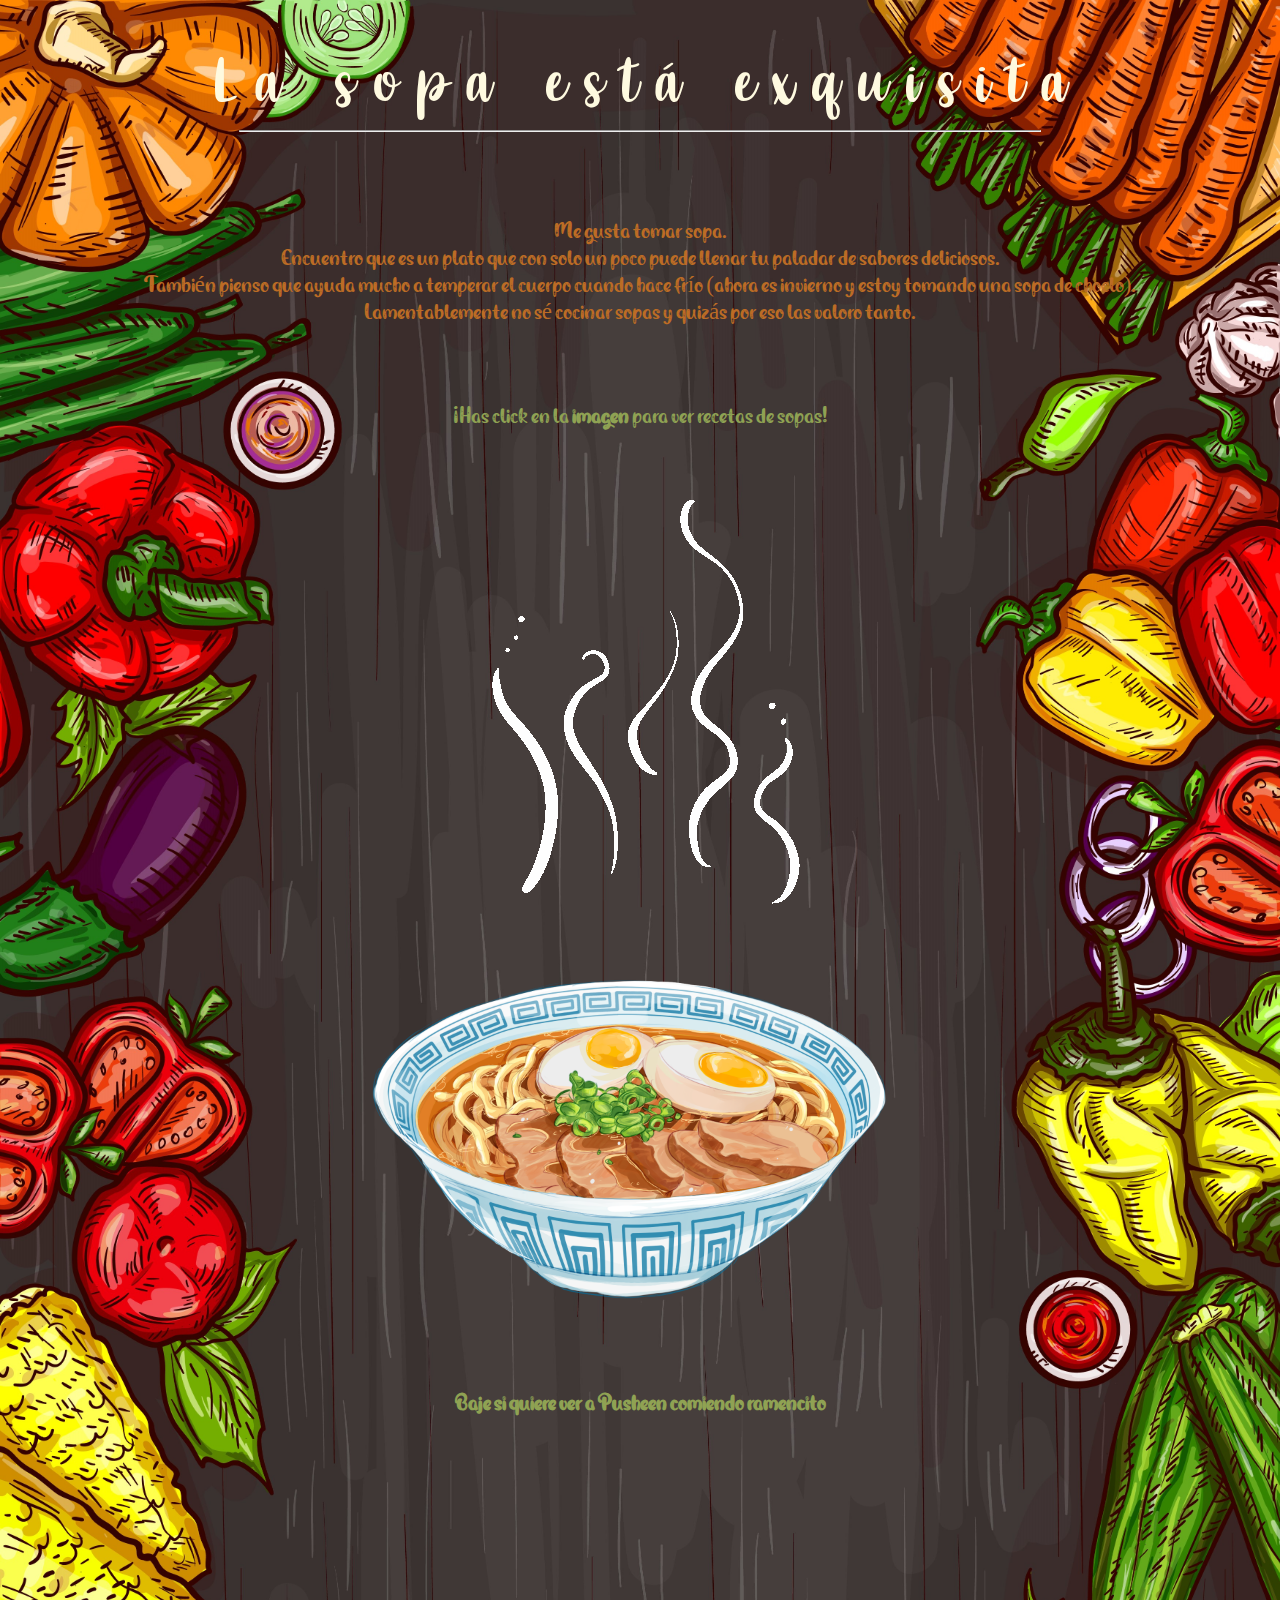
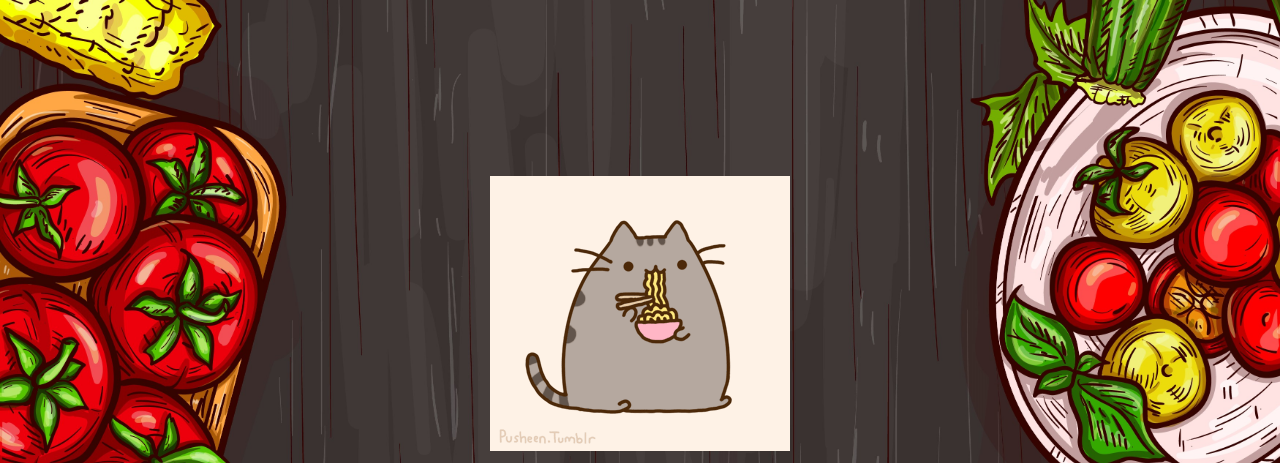
<file: commlab/S1/index.html>
<!DOCTYPE html>
<html lang="en" dir="ltr">
  <head>
    <meta charset="utf-8">
    <title>Me gusta la sopa</title>
    <link rel="stylesheet" type="text/css" href="css/estilo.css">
  </head>
  <body>
    <br>
    <br>
    <center><div id="mi-fuente"><title></title>L a&nbsp;&nbsp;&nbsp;s o p a&nbsp;&nbsp;&nbsp;e s t á&nbsp;&nbsp;&nbsp;e x q u i s i t a</title></div><center>
    <hr width=800>
    <br>
    <br>
    <br>
    <div id= "mi-fuente-parrafo"><p>Me gusta tomar sopa.
       <br>
       Encuentro que es un plato que con solo un poco puede llenar tu paladar de sabores deliciosos.
       <br>
       También pienso que ayuda mucho a temperar el cuerpo cuando hace frío (ahora es invierno y estoy tomando una sopa de choclo).
       <br>
       Lamentablemente no sé cocinar sopas y quizás por eso las valoro tanto.</p></div>
       <br>
       <br>
       <br>
    <div id= "mi-fuente-link">¡Has click en la <strong>imagen</strong> para ver recetas de sopas!</div>
  </body>
  <br>
  <img src="imagenes/vapor2.gif" alt="vapor">
  <br>
    <a href="https://www.pinterest.es/antoninca/sopas-y-cremas/"><img src="imagenes/sopa2.png" alt="Ramen, un platillo tradicional japonés de origen chino." width="600" height="400"></a>
<br>
<br>
<br>
<br>
<div id= "mi-fuente-link"><strong>Baje si quiere ver a Pusheen comiendo ramencito</strong></div>
<br>
<br>
<br>
<br>
<br>
<br>
<br>
<br>
<br>
<br>
<br>
<br>
<br>
<br>
<br>
<br>
<br>
<br>
<br>
<br>
<a href="https://www.pinterest.es/antoninca/sopas-y-cremas/"><img src="imagenes/sopa.gif" alt="Pusheen comiendo ramencito"></a>
</html>
</file>
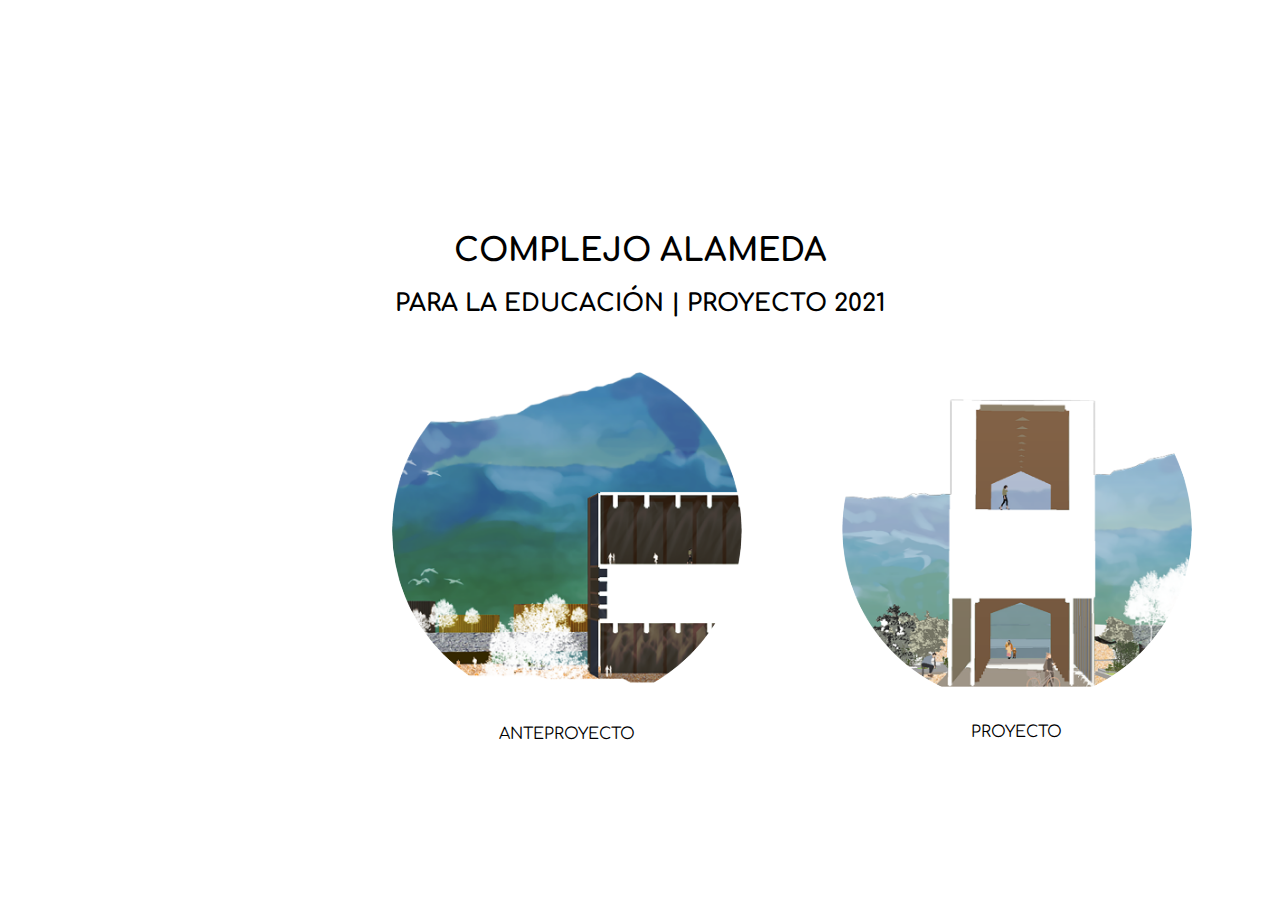
<file: commlab/S5/index.html>
<!DOCTYPE html>
<html lang="en" dir="ltr">
  <head>
    <meta charset="utf-8">
    <title>COMPLEJO ALAMEDA DE LA EDUCACION</title>
    <link rel="shortcut icon" href="imagenes/favicon.png">
    <link rel="stylesheet" type="text/css" href="css/style.css">
    <style>
      @import url('https://fonts.googleapis.com/css2?family=Comfortaa:wght@300&display=swap');
    </style>
  </head>
  <body>
    <br><br><br><br><br><br><br><br><br>
    <div class="intro">
      <h1>COMPLEJO ALAMEDA</h1>
      <h2>PARA LA EDUCACIÓN | PROYECTO 2021</h2>
    </div>
    <br>
    <div class="menu">
      <div class="divimagen">
        <a href="complejo_alameda_anteproyecto.html"><img class="logos" src="imagenes/anteproyecto.png" alt=""></a>
        <div class="subtitulo">
          ANTEPROYECTO
        </div>
      </div>
      <div class="divimagen">
        <a href="complejo_alameda_proyecto.html"><img class="logos" src="imagenes/proyecto.png" alt=""></a>
        <div class="subtitulo">
          PROYECTO
        </div>
      </div>
    </div>
  </body>
</html>
</file>
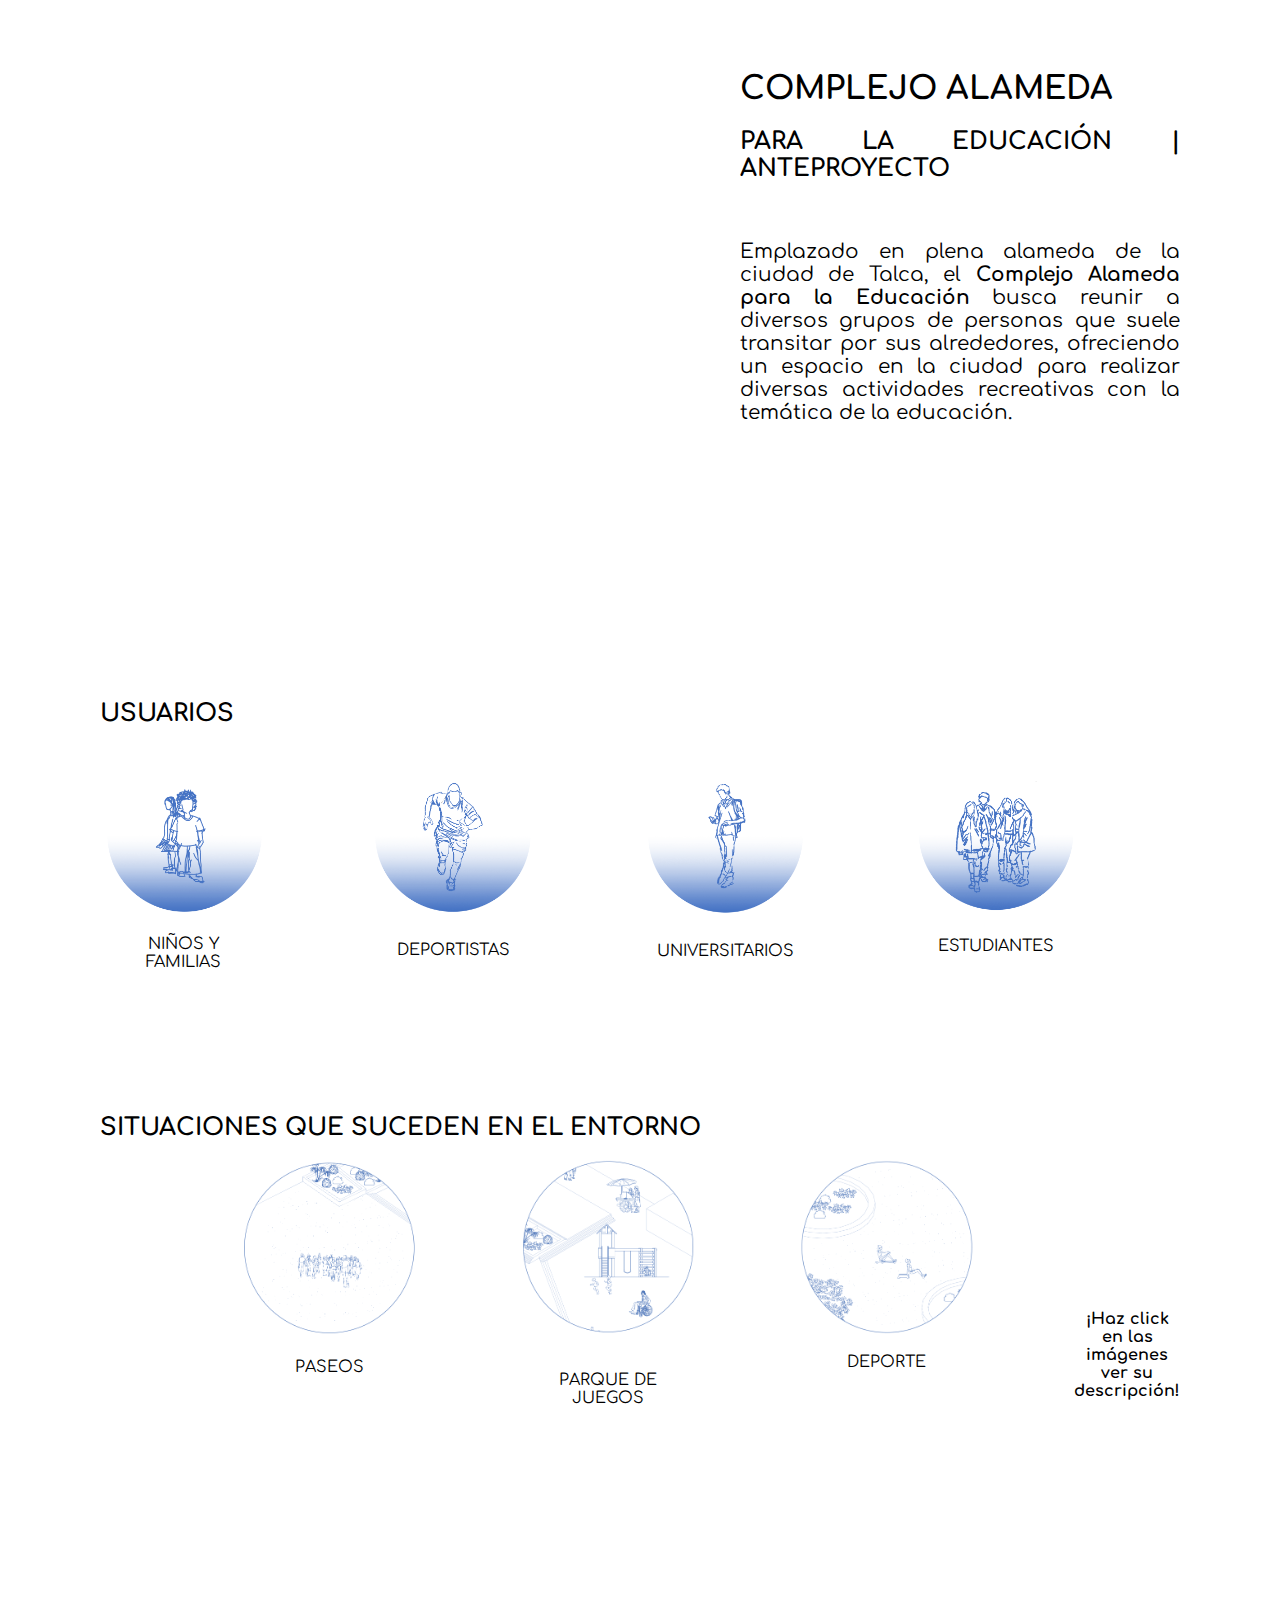
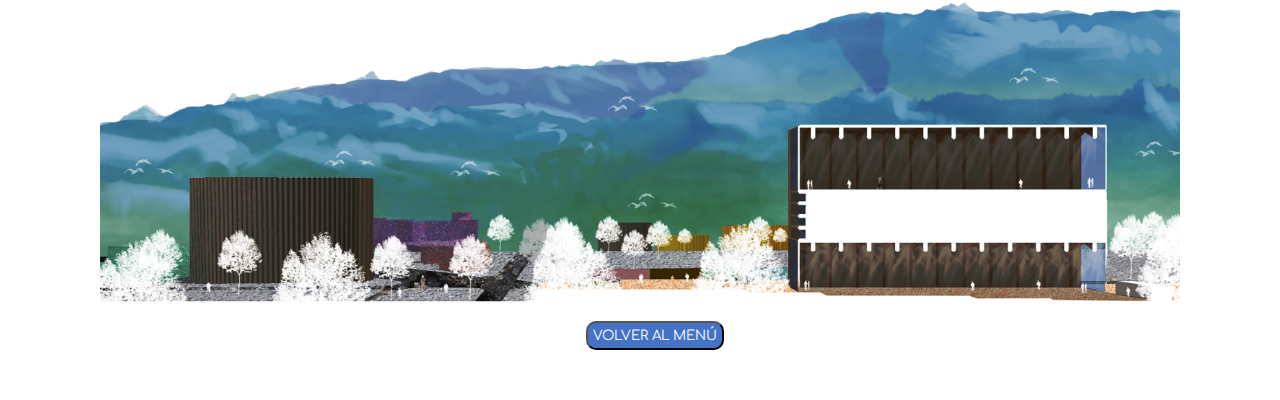
<file: commlab/S5/complejo_alameda_anteproyecto.html>
<!DOCTYPE html>
<html lang="en" dir="ltr">
  <head>
    <meta charset="utf-8">
    <title>ANTEPROYECTO | COMPLEJO ALAMEDA</title>
    <link rel="stylesheet" type="text/css" href="css/style.css">
    <link rel="shortcut icon" href="imagenes/favicon.png">
    <style>
      @import url('https://fonts.googleapis.com/css2?family=Comfortaa:wght@300&display=swap');
    </style>
  </head>
  <body>
    <div class="info">
      <iframe width="50%" height="540" src="https://www.youtube.com/embed/ZrTCVRriOsc?autoplay=1&controls=0" title="YouTube video player" frameborder="0" allow="accelerometer; autoplay; clipboard-write; encrypted-media; gyroscope; picture-in-picture" allowfullscreen></iframe>
      <h1>COMPLEJO ALAMEDA</h1>
      <h2>PARA LA EDUCACIÓN | ANTEPROYECTO</h2>
      <br>
      <p class="descripcion">Emplazado en plena alameda de la ciudad de Talca, el <b>Complejo Alameda para la Educación</b> busca reunir a diversos grupos de personas que suele transitar por sus alrededores, ofreciendo un espacio en la ciudad para realizar diversas actividades recreativas con la temática de la educación.</p>
    </div>
    <br>
    <br>
    <br>
    <br>
    <br>
    <h2>USUARIOS</h2>
    <div class="usuarios">
      <div class="divimagen">
        <a href="https://drive.google.com/file/d/1KIFPTvU6G7wAMgKFMmfHvJ7t2WQky_vX/view" target="_blank"><img class="imagen" src="imagenes/1.png" alt=""></a>
        <div class="subtitulo">NIÑOS Y FAMILIAS</div>
      </div>
      <div class="divimagen">
        <a href="https://drive.google.com/file/d/1NSbYB9A1lJ7OTbsegmjT20nxC42DdyId/view" target="_blank"><img class="imagen" src="imagenes/2.png" alt=""></a>
        <div class="subtitulo">DEPORTISTAS</div>
      </div>
      <div class="divimagen">
        <a href="https://drive.google.com/file/d/1nZRn_bi9X_yEjQyEjjuUa15G8MlnwSM_/view" target="_blank"><img class="imagen" src="imagenes/3.png" alt=""></a>
        <div class="subtitulo">UNIVERSITARIOS</div>
      </div>
      <div class="divimagen">
        <a href="https://drive.google.com/file/d/1V6-SQH5z3GKKnUwwad2KUduwbeHJf5Zn/view" target="_blank"><img class="imagen" src="imagenes/4.png" alt=""></a>
        <div class="subtitulo">ESTUDIANTES</div>
      </div>
    </div>
    <br>
    <br>
    <br>
    <br>
    <br>
    <br>
    <h2>SITUACIONES QUE SUCEDEN EN EL ENTORNO</h2>
    <div class="entorno">
      <div class="divimagen">
        <img class="imagen" src="imagenes/paseos.png" alt="" onclick="paseos()">
        <br>
        <div class="subtitulo">PASEOS</div>
      </div>
      <div class="divimagen">
        <img class="imagen" src="imagenes/juegos.png" alt="" onclick="juegos()">
        <br><br>
        <div class="subtitulo">PARQUE DE JUEGOS</div>
      </div>
      <div class="divimagen">
        <img class="imagen" src="imagenes/deporte.png" alt="" onclick="deporte()">
        <br>
        <div class="subtitulo">DEPORTE</div>
      </div>
      <h4 id="alertas">¡Haz click en las imágenes ver su descripción!</h4>
      <script type="text/javascript">
        function paseos() {
          return alert("Debido a un alto movimiento en la zona más central de la alameda, esta zona ubicada ya al final se encuentra un poco abandonada, transitada sólo por universitarios, liceanos y familias que recurren al sector por alguna necesidad u responsabilidad.")
        }
        function juegos() {
          return alert("En la zona de emplazamiento podemos encontrar un pequeño parque de juegos no concurrido, donde las principales personas que lo ocupan son los niños.")
        }
        function deporte(){
          return alert("En este sector de la alameda es muy frecuente ver a gente haciendo deporte, debido a la textura del suelo y a instalaciones que se hallan cerca.")
        }
      </script>
    </div>
    <br>
    <br>
    <br>
    <br>
    <br>
    <br>
    <br>
    <br>
    <br>
    <br>
    <img class="imgfinal"src="imagenes/corte2.png" alt="">
    <button class="atras" type="button" name="button" onclick="location.href='index.html'">VOLVER AL MENÚ</button>
  </body>
</html>
</file>
<file: commlab/S1/css/estilo.css>
@font-face {
  font-family: ´fuente-título´;
  src:url(fuentes/KGWhatATime.ttf);
}

#mi-fuente {
  font-family: ´fuente-título´;
  font-size: 60px;
  color: #FEFAE0;
}

@font-face {
  font-family: ´fuente-parrafo´;
  src:url(fuentes/RoughOwl-Regular.ttf);
}

#mi-fuente-parrafo {
  font-family: ´fuente-parrafo´;
  font-size: 23px;
  color: #BC6C25;
}

@font-face {
  font-family: ´fuente-link´;
  src: url(fuentes/RoughOwl-Regular.ttf);
}

#mi-fuente-link {
  font-family: ´fuente-link´;
  font-size: 23px;
  color: #8FA253;
}

body {
  background-image:url(verduras.jpg);
  background-size: 100%;
}
</file>
<file: commlab/S5/css/style.css>
body{
  font-family: 'Comfortaa';
  margin-top: 50px;
  margin-left: 100px;
  margin-right: 100px;
  margin-bottom: 50px;
}
.intro{
  text-align: center;

}
.menu{
  text-align: center;
  display: flex;
  margin-left: 27%;
}
.usuarios{
  text-align: center;
  display: flex;
}
.entorno{
  text-align: center;
  display: flex;
  margin-left: 13%;
}
.ambiente{
  text-align: center;
  display: flex;
  margin-left: 13%;
}
.esquemas{
  text-align: center;
  display: flex;
  margin-left: 10%;
}
.divimagen{
  width: auto;
  height: auto;
  margin-right: 100px
}
.subtitulo{
  padding: 15px;
  text-align: center;
}
.logos{
  border-radius: 50%;
  width: 350px;
  height: auto;
}
.imagen{
  border-radius: 50%;
  width: 100%;
  height: auto;
}
.esquema{
  width: 90%;
  height: auto;
}
.info{
  text-align: justify;
  overflow: hidden;
  width: auto;
  height: auto;
}
iframe{
  float: left;
  margin-right: 100px;
}
.descripcion{
  font-size: 20px;
}
.titulos2{
  text-align: right;
}
.plantas{
  width: 100%;
  height: auto;
}
.imgfinal{
  width: 100%;
  height: auto;
}
.atras{
  font-family: 'Comfortaa';
  text-align: center;
  padding: 5px;
  margin-left: 45%;
  border-radius: 10px;
  color: white;
  background-color: #4472C4;
}
#explotada{
  float: left;
  margin-right: 100px;
  width: 50%;
  height: auto;
}
#textura{
  width: 70%;
  height: auto;
}
#corte{
  width: 80%;
  height: auto;
  margin-left: 150px;
  margin-top: 100px;
}
#piegeneral{
  text-align: center;
}
#audio{
  text-align: right;
}
#alertas{
  margin-top: 150px;
}
</file>
